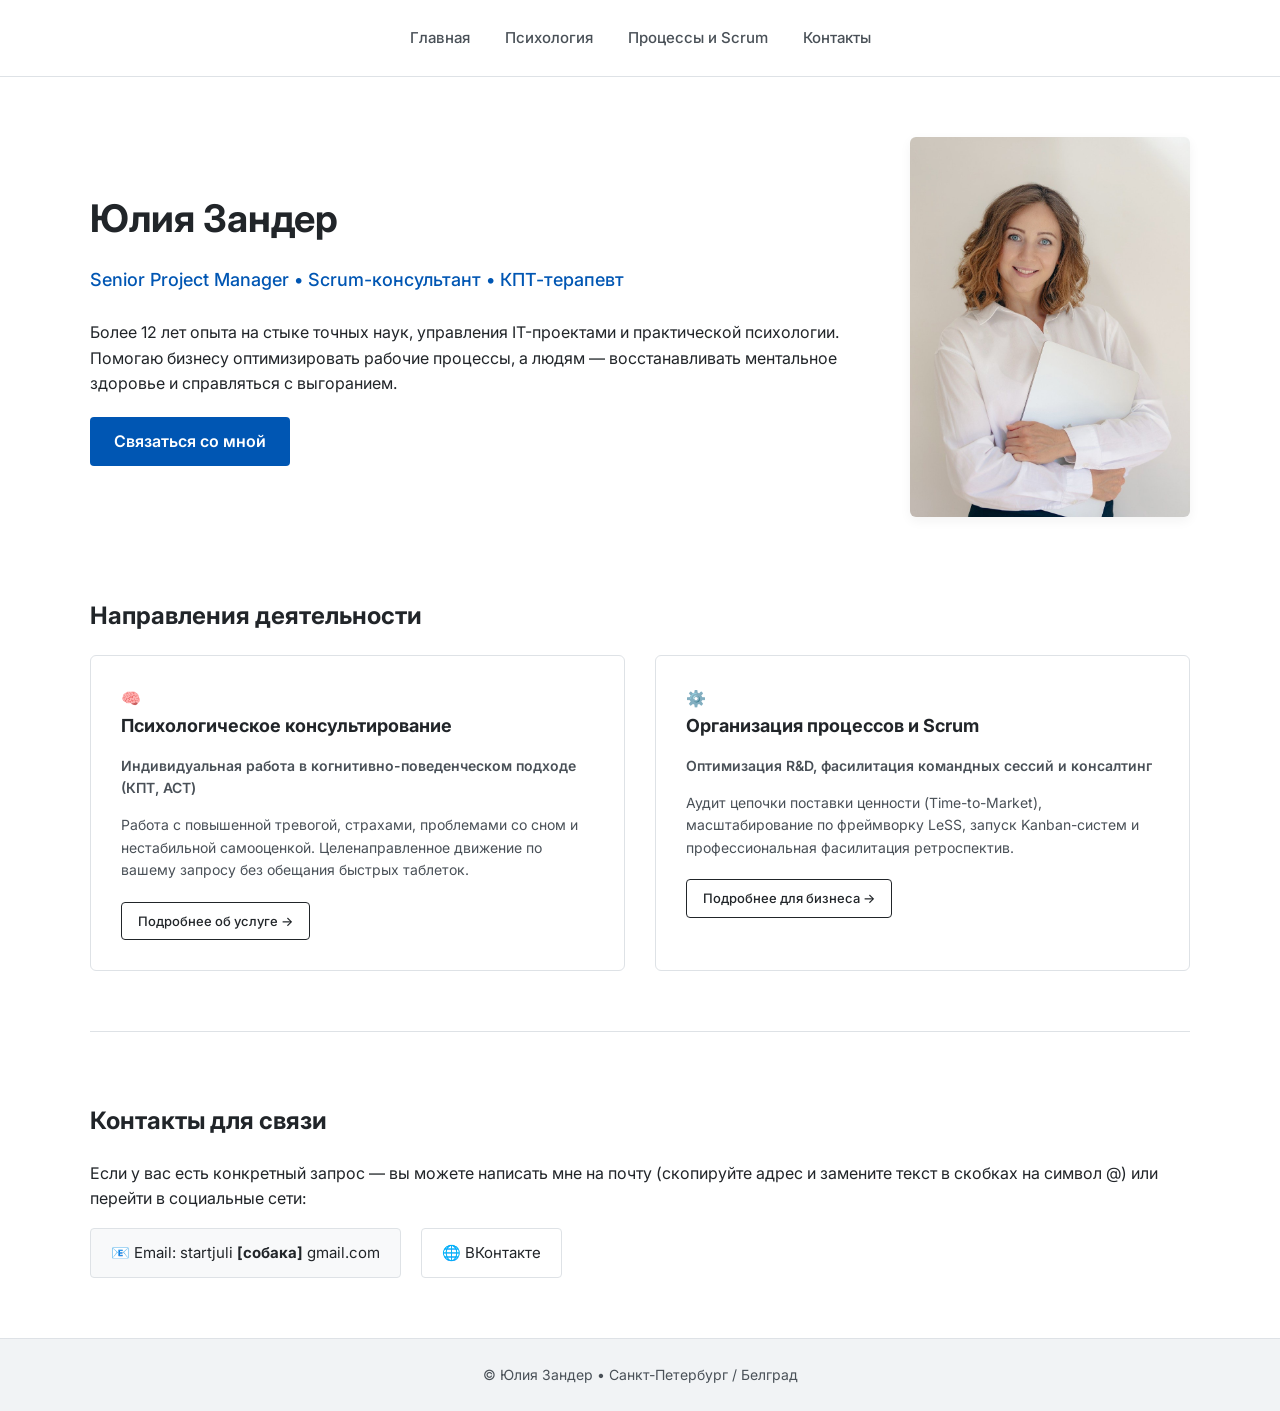
<file: index.html>
<!DOCTYPE html>
<html lang="ru">
<head>
  <meta charset="UTF-8">
  <meta name="viewport" content="width=device-width, initial-scale=1.0">
  <title>Юлия Зандер | Экспертные решения для бизнеса и человека</title>
  <link href="https://fonts.googleapis.com/css2?family=Inter:wght@400;500;600;700&display=swap" rel="stylesheet">
  <link rel="stylesheet" href="my-page-styles.css">
</head>
<body>

  <header class="header">
    <div class="container">
      <nav class="menu">
        <a href="index.html" class="menu-link">Главная</a> 
        <a href="psychology.html" class="menu-link">Психология</a>
        <a href="scrum.html" class="menu-link">Процессы и Scrum</a>
        <a href="#contacts" class="menu-link">Контакты</a>
      </nav>
    </div>
  </header>

  <main class="container">
    
    <section id="about" class="hero-section">
      <div class="hero-text">
        <h1>Юлия Зандер</h1>
        <p class="hero-subtitle">Senior Project Manager • Scrum-консультант • КПТ-терапевт</p>
        <p class="hero-description">
          Более 12 лет опыта на стыке точных наук, управления IT-проектами и практической психологии. Помогаю бизнесу оптимизировать рабочие процессы, а людям — восстанавливать ментальное здоровье и справляться с выгоранием.
        </p>
        <a href="#contacts" class="cta-button">Связаться со мной</a>
      </div>
      <div class="hero-photo">
        <!-- Запрещено нажатие правой кнопки мыши и перетаскивание фото -->
        <img src="images/my_photo_1.jpg" alt="Юлия Зандер" class="profile-img" oncontextmenu="return false;" draggable="false">
      </div>
    </section>

    <section id="services" class="services-section">
      <h2>Направления деятельности</h2>
      <div class="services-grid">
        
        <div class="service-card">
          <div class="card-icon">🧠</div>
          <h3>Психологическое консультирование</h3>
          <p class="card-target">Индивидуальная работа в когнитивно-поведенческом подходе (КПТ, ACT)</p>
          <p class="card-preview-text">
            Работа с повышенной тревогой, страхами, проблемами со сном и нестабильной самооценкой. Целенаправленное движение по вашему запросу без обещания быстрых таблеток.
          </p>
          <a href="psychology.html" class="cta-button secondary-button">Подробнее об услуге &rarr;</a>
        </div>

        <div class="service-card">
          <div class="card-icon">⚙️</div>
          <h3>Организация процессов и Scrum</h3>
          <p class="card-target">Оптимизация R&D, фасилитация командных сессий и консалтинг</p>
          <p class="card-preview-text">
            Аудит цепочки поставки ценности (Time-to-Market), масштабирование по фреймворку LeSS, запуск Kanban-систем и профессиональная фасилитация ретроспектив.
          </p>
          <a href="scrum.html" class="cta-button secondary-button">Подробнее для бизнеса &rarr;</a>
        </div>

      </div>
    </section>

    <!-- Контакты с защитой от спам-ботов -->
    <section id="contacts" class="contacts-section">
      <h2>Контакты для связи</h2>
      <p>Если у вас есть конкретный запрос — вы можете написать мне на почту (скопируйте адрес и замените текст в скобках на символ @) или перейти в социальные сети:</p>
      <div class="contacts-links">
        <span class="contact-item email-item">📧 Email: startjuli <strong>[собака]</strong> gmail.com</span>
        <a href="https://vk.com/egorovayuli" target="_blank" rel="noopener" class="contact-link vk-link">🌐 ВКонтакте</a>
      </div>
    </section>

  </main>

  <footer class="footer">
    <div class="container">
      <p>&copy; Юлия Зандер • Санкт-Петербург / Белград</p>
    </div>
  </footer>

</body>
</html>
</file>
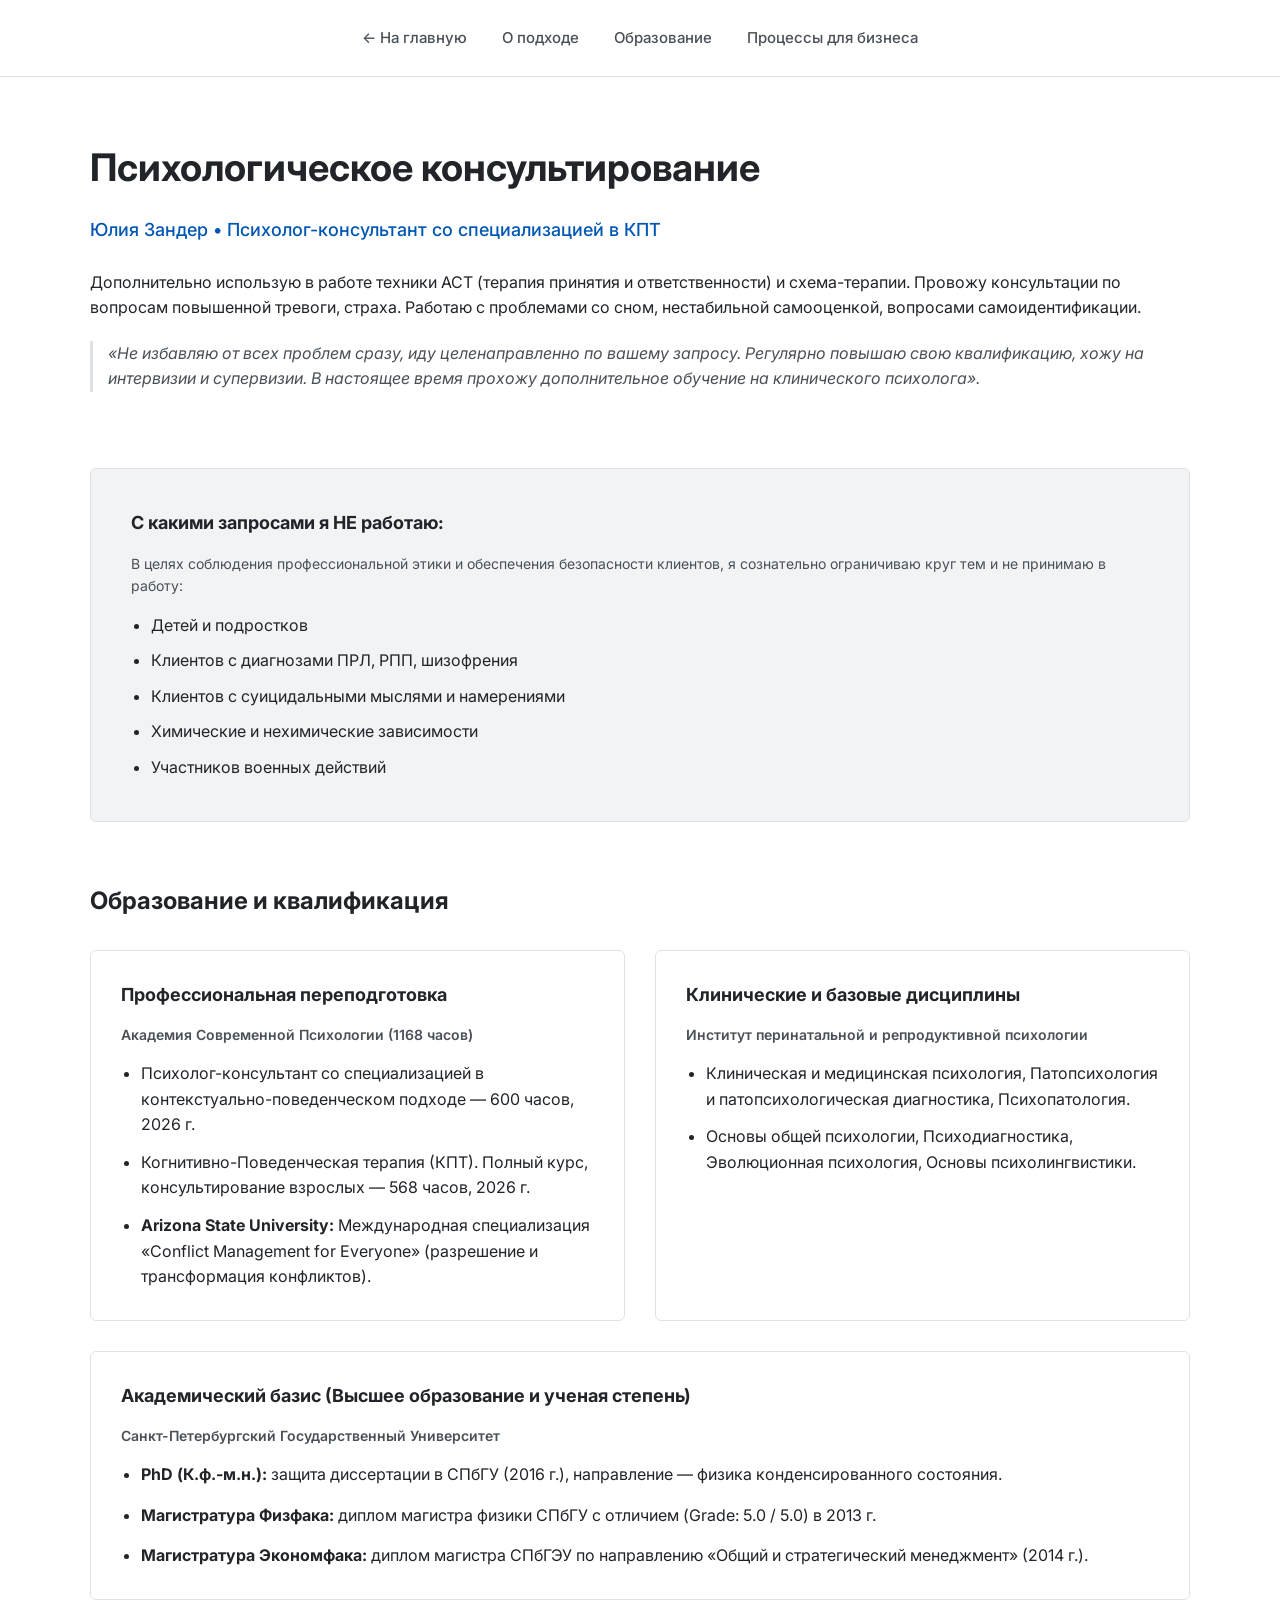
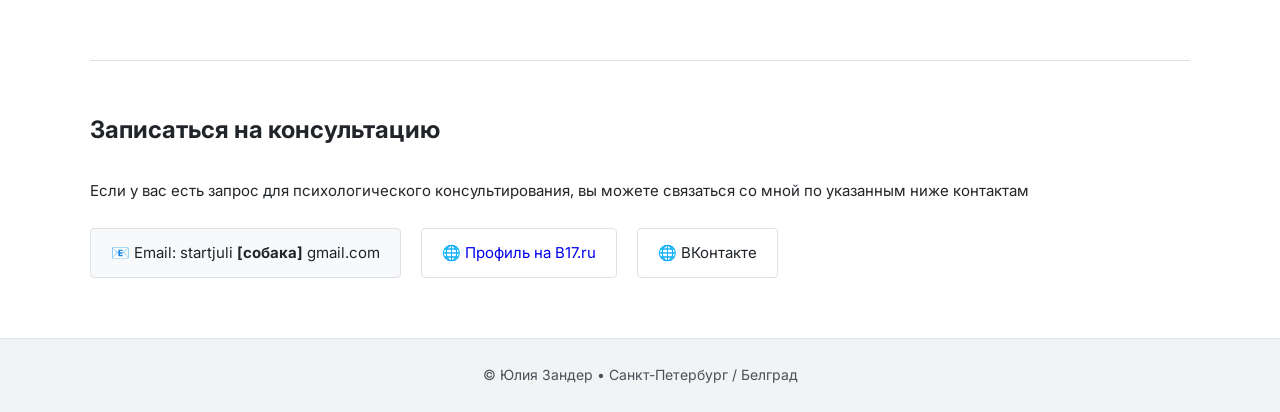
<file: psychology.html>
<!DOCTYPE html>
<html lang="ru">
<head>
  <meta charset="UTF-8">
  <meta name="viewport" content="width=device-width, initial-scale=1.0">
  <title>Юлия Зандер | Практикующий КПТ-психолог</title>
  <link href="https://fonts.googleapis.com/css2?family=Inter:wght@400;500;600;700&display=swap" rel="stylesheet">
  <link rel="stylesheet" href="./my-page-styles.css">
</head>
<body>

  <header class="header">
    <div class="container">
      <nav class="menu">
        <a href="index.html" class="menu-link back-link">&larr; На главную</a> 
        <a href="#about-psy" class="menu-link">О подходе</a>
        <a href="#education-psy" class="menu-link">Образование</a>
        <a href="scrum.html" class="menu-link">Процессы для бизнеса</a>
      </nav>
    </div>
  </header>

  <main class="container">
    
    <section id="about-psy" class="hero-section">
      <div class="hero-text">
        <h1>Психологическое консультирование</h1>
        <p class="hero-subtitle">Юлия Зандер • Психолог-консультант со специализацией в КПТ</p>
        <div class="hero-description-container">
          <p class="hero-description">
            Дополнительно использую в работе техники ACT (терапия принятия и ответственности) и схема-терапии. 
            Провожу консультации по вопросам повышенной тревоги, страха. Работаю с проблемами со сном, нестабильной самооценкой, вопросами самоидентификации.
          </p>
          <p class="hero-quote">
            «Не избавляю от всех проблем сразу, иду целенаправленно по вашему запросу. Регулярно повышаю свою квалификацию, хожу на интервизии и супервизии. В настоящее время прохожу дополнительное обучение на клинического психолога».
          </p>
        </div>
      </div>
    </section>

    <section id="limits" class="limits-section">
      <h3 class="limits-title">С какими запросами я НЕ работаю:</h3>
      <p class="limits-text">В целях соблюдения профессиональной этики и обеспечения безопасности клиентов, я сознательно ограничиваю круг тем и не принимаю в работу:</p>
      <ul class="limits-list">
        <li>Детей и подростков</li>
        <li>Клиентов с диагнозами ПРЛ, РПП, шизофрения</li>
        <li>Клиентов с суицидальными мыслями и намерениями</li>
        <li>Химические и нехимические зависимости</li>
        <li>Участников военных действий</li>
      </ul>
    </section>

    <section id="education-psy" class="education-section">
      <h2 class="section-title">Образование и квалификация</h2>
      <div class="services-grid">
        
        <div class="service-card">
          <h4 class="card-title">Профессиональная переподготовка</h4>
          <p class="card-target">Академия Современной Психологии (1168 часов)</p>
          <ul class="card-list">
            <li>Психолог-консультант со специализацией в контекстуально-поведенческом подходе — 600 часов, 2026 г.</li>
            <li>Когнитивно-Поведенческая терапия (КПТ). Полный курс, консультирование взрослых — 568 часов, 2026 г.</li>
            <li><strong>Arizona State University:</strong> Международная специализация «Conflict Management for Everyone» (разрешение и трансформация конфликтов).</li>
          </ul>
        </div>

        <div class="service-card">
          <h4 class="card-title">Клинические и базовые дисциплины</h4>
          <p class="card-target">Институт перинатальной и репродуктивной психологии</p>
          <ul class="card-list">
            <li>Клиническая и медицинская психология, Патопсихология и патопсихологическая диагностика, Психопатология.</li>
            <li>Основы общей психологии, Психодиагностика, Эволюционная психология, Основы психолингвистики.</li>
          </ul>
        </div>

        <div class="service-card full-width">
          <h4 class="card-title">Академический базис (Высшее образование и ученая степень)</h4>
          <p class="card-target">Санкт-Петербургский Государственный Университет</p>
          <ul class="card-list tight-list">
            <li><strong>PhD (К.ф.-м.н.):</strong> защита диссертации в СПбГУ (2016 г.), направление — физика конденсированного состояния.</li>
            <li><strong>Магистратура Физфака:</strong> диплом магистра физики СПбГУ с отличием (Grade: 5.0 / 5.0) в 2013 г.</li>
            <li><strong>Магистратура Экономфака:</strong> диплом магистра СПбГЭУ по направлению «Общий и стратегический менеджмент» (2014 г.).</li>
          </ul>
        </div>

      </div>
    </section>

    <section id="contacts" class="contacts-section">
      <h2 class="section-title">Записаться на консультацию</h2>
      <p class="contacts-description">Если у вас есть запрос для психологического консультирования, вы можете связаться со мной по указанным ниже контактам </p>
      
      <div class="contacts-links">
        <span class="contact-item email-item">📧 Email: startjuli <strong>[собака]</strong> gmail.com</span>
        <a href="https://www.b17.ru/zander_yulia/" target="_blank" rel="noopener" class="contact-link b17-link">🌐 Профиль на B17.ru</a>
        <a href="https://vk.com/egorovayuli" target="_blank" rel="noopener" class="contact-link vk-link">🌐 ВКонтакте</a>
      </div>
    </section>

  </main>

  <footer class="footer">
    <div class="container">
      <p>&copy; Юлия Зандер • Санкт-Петербург / Белград</p>
    </div>
  </footer>

</body>
</html>
</file>
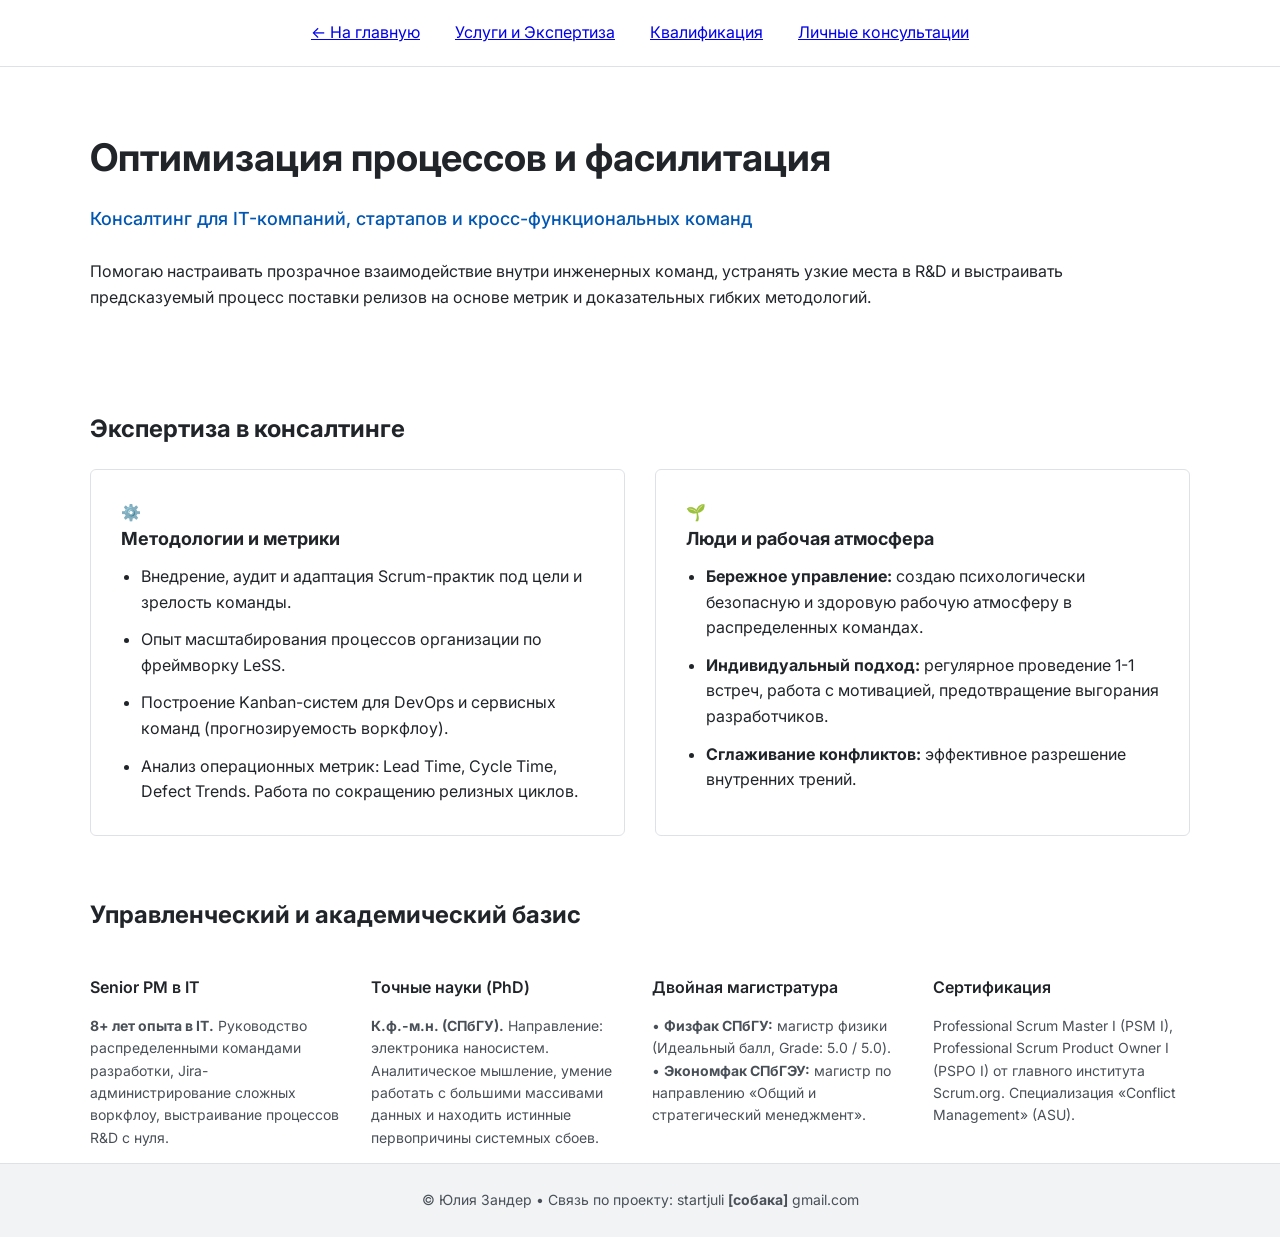
<file: scrum.html>
<!DOCTYPE html>
<html lang="ru">
<head>
  <meta charset="UTF-8">
  <meta name="viewport" content="width=device-width, initial-scale=1.0">
  <title>Юлия Зандер | Аудит процессов, Scrum & Фасилитация</title>
  <link href="https://fonts.googleapis.com/css2?family=Inter:wght@400;500;600;700&display=swap" rel="stylesheet">
  <link rel="stylesheet" href="./my-page-styles.css">
</head>
<body>

  <header class="header">
    <nav class="menu">
      <a href="index.html">&larr; На главную</a> 
      <a href="#services-scrum">Услуги и Экспертиза</a>
      <a href="#experience-scrum">Квалификация</a>
      <a href="psychology.html">Личные консультации</a>
    </nav>
  </header>

  <main class="container">
    
    <section id="hero-scrum" class="hero-section" style="border-top: none;">
      <div class="hero-text">
        <h1>Оптимизация процессов и фасилитация</h1>
        <p class="hero-subtitle">Консалтинг для IT-компаний, стартапов и кросс-функциональных команд</p>
        <p class="hero-description">
          Помогаю настраивать прозрачное взаимодействие внутри инженерных команд, устранять узкие места в R&D и выстраивать предсказуемый процесс поставки релизов на основе метрик и доказательных гибких методологий.
        </p>
      </div>
  
    </section>

    <section id="services-scrum" class="services-section">
      <h2>Экспертиза в консалтинге</h2>
      <div class="services-grid">
        
        <div class="service-card">
          <div class="card-icon">⚙️</div>
          <h3>Методологии и метрики</h3>
          <ul class="card-list">
            <li>Внедрение, аудит и адаптация Scrum-практик под цели и зрелость команды.</li>
            <li>Опыт масштабирования процессов организации по фреймворку LeSS.</li>
            <li>Построение Kanban-систем для DevOps и сервисных команд (прогнозируемость воркфлоу).</li>
            <li>Анализ операционных метрик: Lead Time, Cycle Time, Defect Trends. Работа по сокращению релизных циклов.</li>
          </ul>
        </div>

        <div class="service-card">
          <div class="card-icon">🌱</div>
          <h3>Люди и рабочая атмосфера</h3>
          <ul class="card-list">
            <li><strong>Бережное управление:</strong> создаю психологически безопасную и здоровую рабочую атмосферу в распределенных командах.</li>
            <li><strong>Индивидуальный подход:</strong> регулярное проведение 1-1 встреч, работа с мотивацией, предотвращение выгорания разработчиков.</li>
            <li><strong>Сглаживание конфликтов:</strong> эффективное разрешение внутренних трений.</li>
          </ul>
        </div>

      </div>
    </section>

    <section id="experience-scrum" class="background-section">
      <h2>Управленческий и академический базис</h2>
      <div class="bg-grid">
        <div class="bg-item">
          <h4>Senior PM в IT</h4>
          <p><strong> 8+ лет опыта в IT.</strong> Руководство распределенными командами разработки, Jira-администрирование сложных воркфлоу, выстраивание процессов R&D с нуля.</p>
        </div>
        
        <div class="bg-item">
          <h4>Точные науки (PhD)</h4>
          <p><strong>К.ф.-м.н. (СПбГУ).</strong> Направление: электроника наносистем. Аналитическое мышление, умение работать с большими массивами данных и находить истинные первопричины системных сбоев.</p>
        </div>

        <div class="bg-item">
          <h4>Двойная магистратура</h4>
          <p>
            • <strong>Физфак СПбГУ:</strong> магистр физики (Идеальный балл, Grade: 5.0 / 5.0).<br>
            • <strong>Экономфак СПбГЭУ:</strong> магистр по направлению «Общий и стратегический менеджмент».
          </p>
        </div>

        <div class="bg-item">
          <h4>Сертификация</h4>
          <p>Professional Scrum Master I (PSM I), Professional Scrum Product Owner I (PSPO I) от главного института Scrum.org. Специализация «Conflict Management» (ASU).</p>
        </div>
      </div>
    </section>

  </main>

  <footer class="footer">
    <p>&copy; Юлия Зандер • Связь по проекту: startjuli <strong>[собака]</strong> gmail.com</p>
  </footer>

</body>
</html>
</file>
<file: my-page-styles.css>
/* CSS Стили для сайта Юлии Зандер */

:root {
  --primary-color: #0056b3;
  --primary-hover: #004085;
  --text-main: #212529;
  --text-muted: #495057;
  --bg-light: #f1f3f5;
  --border-color: #dee2e6;
  --card-bg: #ffffff;
}

/* Сброс базовых отступов и box-sizing */
*, *::before, *::after {
  box-sizing: border-box;
}

body {
  font-family: 'Inter', sans-serif;
  margin: 0;
  padding: 0;
  color: var(--text-main);
  background-color: #ffffff;
  line-height: 1.6;
}

/* Центральный ограничивающий контейнер */
.container {
  max-width: 1140px;
  margin: 0 auto;
  padding: 0 20px;
  width: 100%;
}

/* ==========================================================================
   ШАПКА И МЕНЮ НАВИГАЦИИ (Правка: Выравнивание по центру)
   ========================================================================== */
.header {
  background: #ffffff;
  padding: 20px 0;
  border-bottom: 1px solid var(--border-color);
  position: sticky;
  top: 0;
  z-index: 100;
}

.menu {
  display: flex;
  align-items: center;
  justify-content: center; /* Выравнивает пункты меню строго по центру на главной */
  gap: 35px;               /* Оптимальное десктопное расстояние между ссылками */
  flex-wrap: wrap;         /* Защита от переполнения */
}

.menu-link {
  text-decoration: none;
  color: var(--text-muted);
  font-weight: 500;
  font-size: 15px;
  padding: 6px 0;
  transition: color 0.2s ease;
  white-space: nowrap;
}

.menu-link:hover {
  color: var(--primary-color);
}

/* ==========================================================================
   ГЛАВНЫЙ БЛОК (Hero Section) & УМНОЕ СКРЫТИЕ ФОТО
   ========================================================================== */
.hero-section {
  display: flex;
  align-items: center;
  gap: 50px;
  padding: 60px 0;
}

.hero-text {
  flex: 1; /* Автоматически занимает 100% ширины, если .hero-photo скрыт */
}

.hero-text h1 {
  font-size: 38px;
  font-weight: 700;
  margin-top: 0;
  margin-bottom: 15px;
}

.hero-subtitle {
  font-size: 18px;
  font-weight: 500;
  color: var(--primary-color);
  margin-bottom: 25px;
}

.hero-description {
  font-size: 16px;
  margin-bottom: 20px;
}

.hero-quote {
  font-style: italic;
  color: var(--text-muted);
  border-left: 3px solid var(--border-color);
  padding-left: 15px;
  margin-top: 20px;
}

/* Изначально скрываем контейнер фото, чтобы пустые теги с пробелами на 
   других страницах (Scrum) не резервировали под себя место на десктопе */
.hero-photo {
  display: none;
}

/* Включаем отображение флекса только если внутри контейнера физически есть тег img */
.hero-photo:has(img) {
  display: flex;
  justify-content: center;
  align-items: center;
}

/* Прямоугольное фото со скругленными углами и защитой от искажений */
.profile-img {
  width: 280px;
  height: auto;         /* Высота подстраивается автоматически, защищая от овалов */
  max-height: 380px;    /* Ограничение, чтобы вертикальное фото не было гигантским */
  border-radius: 6px;   /* Мягкие углы вместо круга */
  object-fit: cover;
  box-shadow: 0 4px 12px rgba(0,0,0,0.05);
  display: block;
}

/* Глобальный фильтр: если у картинки забыли указать src, она не оставляет рамок */
img:not([src]), img[src=""] {
  display: none !important;
}

/* ==========================================================================
   СЕКЦИИ И КАРТОЧКИ (Правка: Стилизация превью-текста и кнопок)
   ========================================================================== */
.limits-section {
  background-color: var(--bg-light);
  padding: 40px;
  border-radius: 6px;
  border: 1px solid var(--border-color);
  margin-bottom: 60px;
}

.limits-title {
  font-size: 18px;
  font-weight: 700;
  margin-top: 0;
  margin-bottom: 15px;
  color: var(--text-main);
}

.limits-text {
  font-size: 14px;
  color: var(--text-muted);
  margin-bottom: 15px;
}

.limits-list {
  display: flex;
  flex-direction: column;
  gap: 10px;
  margin: 0;
  padding-left: 20px;
}

.education-section, .services-section {
  margin-bottom: 60px;
}

.section-title {
  font-size: 24px;
  font-weight: 700;
  margin-top: 0;
  margin-bottom: 30px;
}

/* Сетка (Grid) для карточек */
.services-grid {
  display: grid;
  grid-template-columns: repeat(2, 1fr);
  gap: 30px;
}

.service-card {
  background: var(--card-bg);
  padding: 30px;
  border: 1px solid var(--border-color);
  border-radius: 6px;
}

.service-card h4, .service-card h3 {
  font-size: 18px;
  margin-top: 0;
  margin-bottom: 10px;
}

.card-target {
  font-size: 14px;
  font-weight: 600;
  color: var(--text-muted);
  margin-bottom: 15px;
}

.card-preview-text {
  font-size: 14px;
  color: var(--text-muted);
  margin-bottom: 20px;
}

.card-list {
  display: flex;
  flex-direction: column;
  gap: 12px;
  margin: 0;
  padding-left: 20px;
}

/* Кнопки */
.cta-button {
  display: inline-block;
  padding: 12px 24px;
  background-color: var(--primary-color);
  color: #ffffff;
  text-decoration: none;
  font-weight: 600;
  border-radius: 4px;
  transition: background-color 0.2s ease;
}

.cta-button:hover {
  background-color: var(--primary-hover);
}

/* Прозрачные второстепенные кнопки для карточек направлений */
.cta-button.secondary-button {
  background-color: transparent !important;
  color: var(--text-main) !important;
  border: 1px solid var(--text-main) !important;
  padding: 8px 16px;
  font-size: 13px;
  font-weight: 500;
}

.cta-button.secondary-button:hover {
  background-color: var(--bg-light) !important;
  border-color: var(--text-muted) !important;
}

/* Модификаторы для образования */
.service-card.full-width {
  grid-column: 1 / -1;
}

.tight-list {
  gap: 15px;
}

/* Блок бэкграунда на странице Scrum (4 колонки) */
.bg-grid {
  display: grid;
  grid-template-columns: repeat(auto-fit, minmax(220px, 1fr));
  gap: 24px;
}

.bg-item h4 {
  font-size: 16px;
  font-weight: 600;
  margin-bottom: 8px;
}

.bg-item p {
  font-size: 14px;
  color: var(--text-muted);
}

/* ==========================================================================
   КОНТАКТЫ И ПОДВАЛ
   ========================================================================== */
.contacts-section {
  border-top: 1px solid var(--border-color);
  padding: 50px 0 60px 0;
}

.contacts-description {
  font-size: 15px;
  margin-bottom: 25px;
}

.contacts-links {
  display: flex;
  flex-wrap: wrap;
  align-items: center;
  gap: 20px;
}

.contact-item {
  font-size: 15px;
  color: var(--text-main);
  padding: 12px 20px;
  background: #f8f9fa;
  border: 1px solid var(--border-color);
  border-radius: 4px;
}

.email-item {
  cursor: default;
}

.contact-link {
  font-size: 15px;
  text-decoration: none;
  padding: 12px 20px;
  border: 1px solid var(--border-color);
  border-radius: 4px;
  transition: all 0.2s ease;
}

.vk-link {
  color: var(--text-main);
}

.vk-link:hover {
  background-color: #f1f3f5;
  border-color: #adb5bd;
}

.footer {
  background-color: var(--bg-light);
  text-align: center;
  padding: 25px 0;
  border-top: 1px solid var(--border-color);
  font-size: 14px;
  color: var(--text-muted);
}

.footer p {
  margin: 0;
}

/* ==========================================================================
   АДАПТИВНОСТЬ ДЛЯ МОБИЛЬНЫХ УСТРОЙСТВ (Экран меньше 768px)
   ========================================================================== */
@media (max-width: 768px) {
  .hero-section {
    flex-direction: column-reverse; /* Фото сверху, текст снизу на мобилках */
    text-align: center;
    gap: 25px;
    padding: 30px 0;
  }
  
  .hero-text h1 {
    font-size: 26px;
  }
  
  .hero-quote {
    border-left: none;
    border-top: 2px solid var(--border-color);
    padding-left: 0;
    padding-top: 15px;
  }

  /* Поведение фото на мобильных */
  .profile-img {
    width: 220px !important;
    height: auto !important;
    max-height: 300px !important;
    max-width: 220px !important;
    border-radius: 6px !important; 
    flex-shrink: 0 !important;
  }
  
  .hero-photo:has(img) {
    flex: auto !important;
    width: auto !important;
    height: auto !important;
    margin: 0 auto; 
  }

  /* Меню на мобильных превращается в аккуратную сетку */
  .menu {
    gap: 8px;
    justify-content: center;
  }
  
  .menu-link {
    font-size: 13px;
    padding: 6px 12px;
    background-color: #f8f9fa; 
    border: 1px solid var(--border-color);
    border-radius: 4px;
  }

  .services-grid {
    grid-template-columns: 1fr; /* Карточки выстраиваются вертикально */
  }

  .service-card.full-width {
    grid-column: auto;
  }

  .contacts-links {
    flex-direction: column;
    align-items: stretch;
  }
  
  .contact-item, .contact-link {
    text-align: center;
  }
}
</file>
